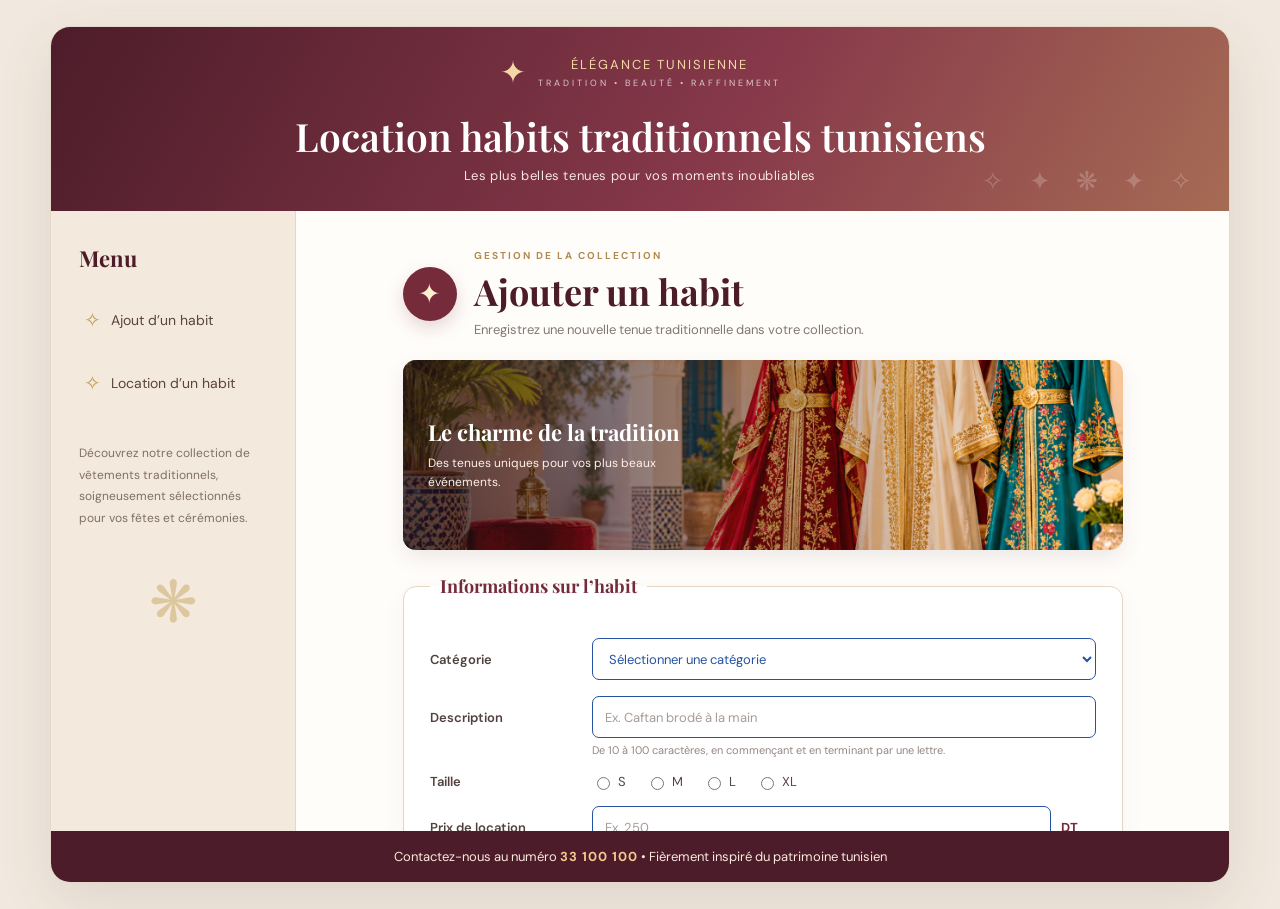
<file: index.html>
<!DOCTYPE html>
<html lang="fr">
<head>
  <meta charset="UTF-8">
  <meta name="viewport" content="width=device-width, initial-scale=1.0">
  <title>Location habits traditionnels tunisiens</title>
  <link rel="stylesheet" href="mesStyles.css">
</head>
<body class="page-accueil">
  <div class="site">
    <header class="entete">
      <div class="marque"><span class="motif">✦</span><span>Élégance tunisienne<small>Tradition • Beauté • Raffinement</small></span></div>
      <h1>Location habits traditionnels tunisiens</h1>
      <p>Les plus belles tenues pour vos moments inoubliables</p>
    </header>

    <div class="corps">
      <nav class="navigation">
        <h2>Menu</h2>
        <a href="ajout.html" target="contenu" class="lien actif"> <span>✧</span> Ajout d’un habit</a>
        <a href="location.html" target="contenu" class="lien"><span>✧</span> Location d’un habit</a>
        <div class="nav-note">Découvrez notre collection de vêtements traditionnels, soigneusement sélectionnés pour vos fêtes et cérémonies.</div>
        <div class="nav-decoration">❋</div>
      </nav>

      <section class="zone-contenu">
        <iframe name="contenu" title="Espace de formulaire" src="ajout.html"></iframe>
      </section>
    </div>

    <footer>Contactez-nous au numéro <strong>33 100 100</strong><span> • </span>Fièrement inspiré du patrimoine tunisien</footer>
  </div>
</body>
</html>
</file>
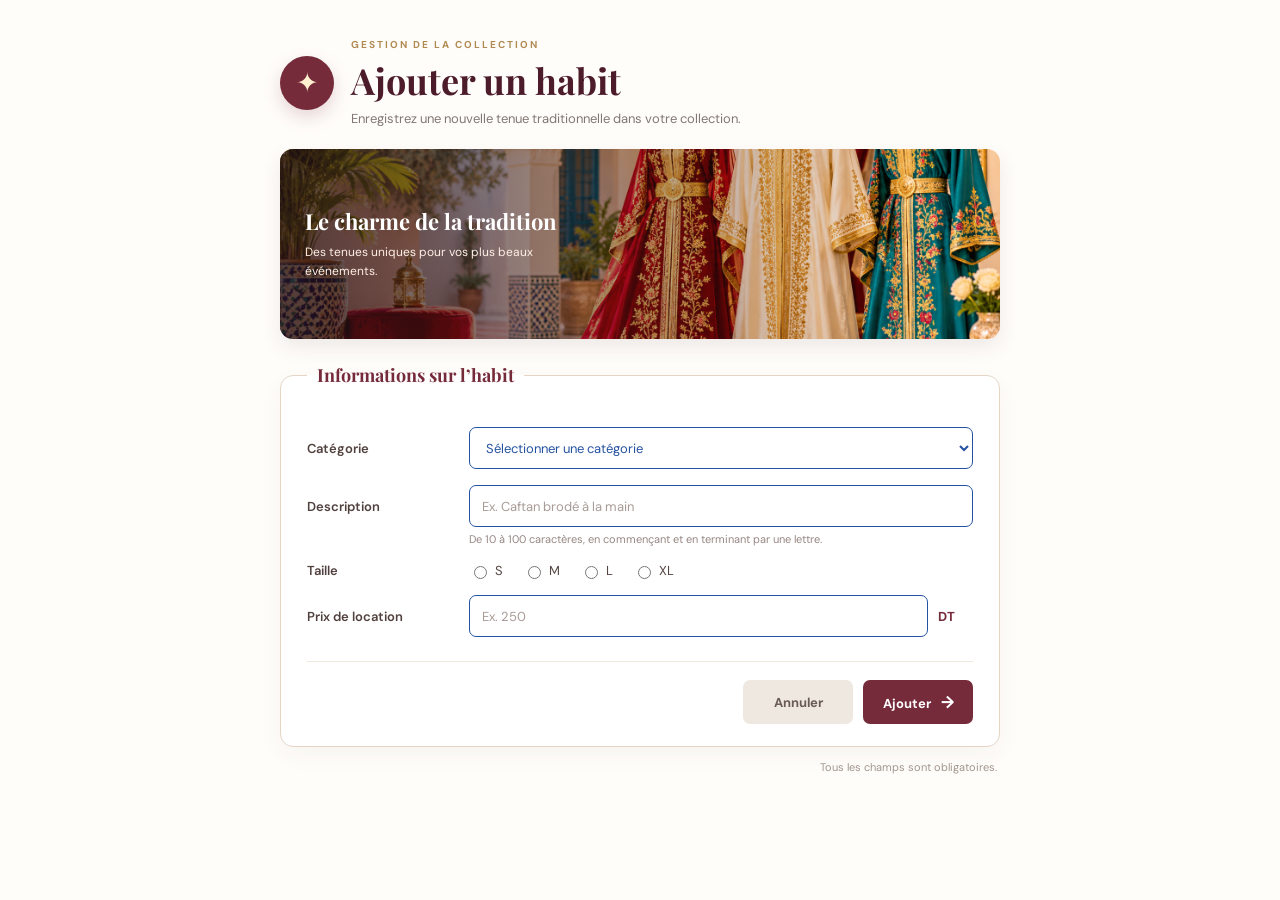
<file: ajout.html>
<!DOCTYPE html>
<html lang="fr">
<head>
  <meta charset="UTF-8">
  <meta name="viewport" content="width=device-width, initial-scale=1.0">
  <title>Ajout d’un habit</title>
  <link rel="stylesheet" href="mesStyles.css">
  <script src="controles.js" defer></script>
</head>
<body class="page-formulaire">
  <main class="conteneur-form">
    <div class="titre-page"><span class="petit-symbole">✦</span><div><p class="surtitre">GESTION DE LA COLLECTION</p><h1>Ajouter un habit</h1><p class="intro">Enregistrez une nouvelle tenue traditionnelle dans votre collection.</p></div></div>
    <div class="visuel-form"><img src="boutique-tunisienne.png" alt="Collection de caftans et habits traditionnels tunisiens"><div><strong>Le charme de la tradition</strong><span>Des tenues uniques pour vos plus beaux événements.</span></div></div>

    <form id="formAjout" onsubmit="return verif1();">
      <fieldset>
        <legend>Informations sur l’habit</legend>
        <div class="groupe">
          <label for="categorie">Catégorie</label>
          <select id="categorie" name="categorie">
            <option value="">Sélectionner une catégorie</option>
            <option value="1">Robe de soirée</option>
            <option value="2">Robe de mariée</option>
            <option value="3">Caftan</option>
            <option value="4">Costume</option>
            <option value="5">Jebba</option>
          </select>
        </div>
        <div class="groupe">
          <label for="description">Description</label>
          <input type="text" id="description" name="description" placeholder="Ex. Caftan brodé à la main">
          <small>De 10 à 100 caractères, en commençant et en terminant par une lettre.</small>
        </div>
        <div class="groupe">
          <span class="label">Taille</span>
          <div class="choix-tailles">
            <label><input type="radio" name="taille" value="S"> S</label>
            <label><input type="radio" name="taille" value="M"> M</label>
            <label><input type="radio" name="taille" value="L"> L</label>
            <label><input type="radio" name="taille" value="X"> XL</label>
          </div>
        </div>
        <div class="groupe">
          <label for="prix">Prix de location</label>
          <div class="prix-ligne"><input type="number" id="prix" name="prix" min="100" max="2000" placeholder="Ex. 250"><span>DT</span></div>
        </div>
        <div class="actions">
          <button type="reset" class="btn btn-secondaire">Annuler</button>
          <button type="submit" class="btn btn-principal">Ajouter <span>→</span></button>
        </div>
      </fieldset>
    </form>
    <p class="note-bas">Tous les champs sont obligatoires.</p>
  </main>
</body>
</html>
</file>
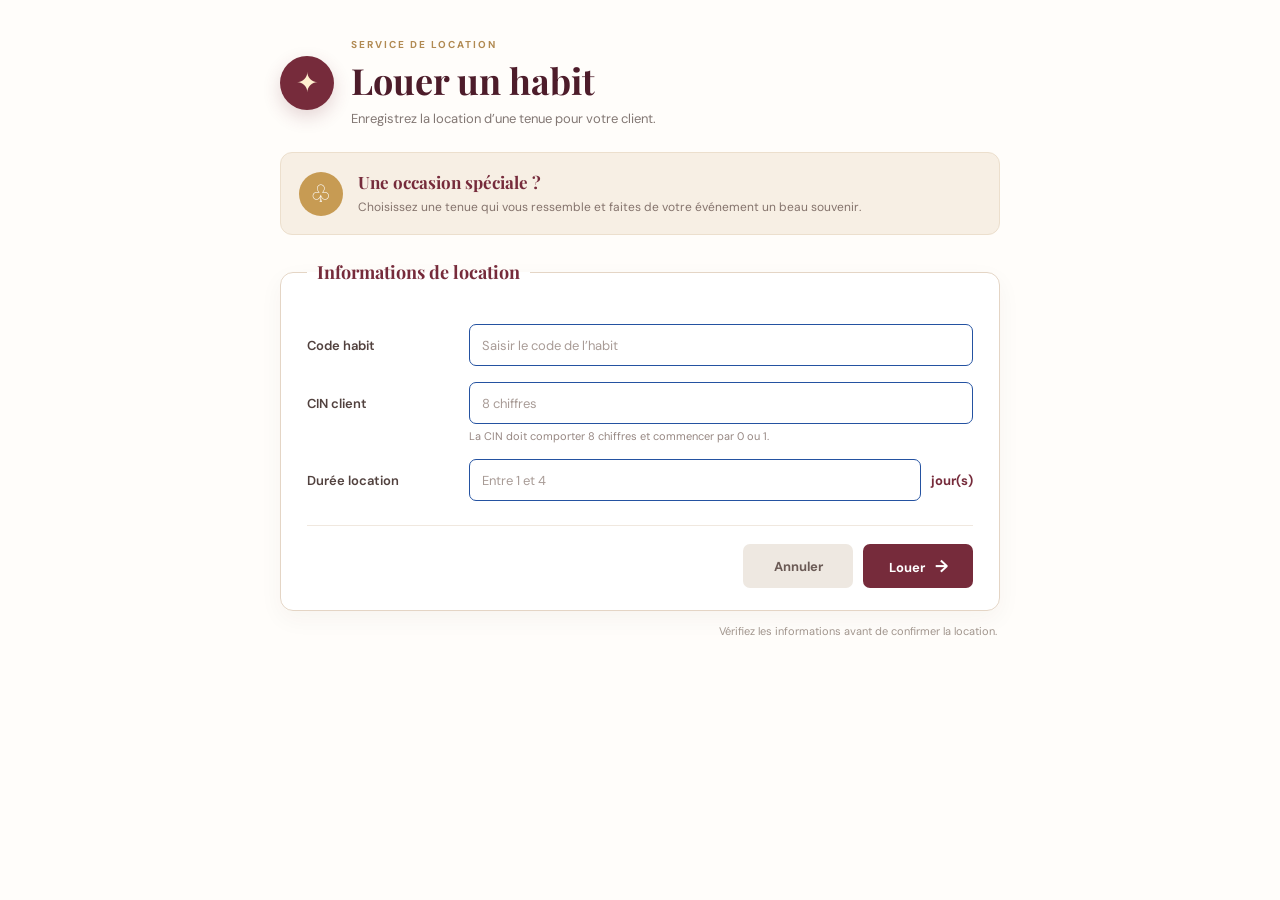
<file: location.html>
<!DOCTYPE html>
<html lang="fr">
<head>
  <meta charset="UTF-8">
  <meta name="viewport" content="width=device-width, initial-scale=1.0">
  <title>Location d’un habit</title>
  <link rel="stylesheet" href="mesStyles.css">
  <script src="controles.js" defer></script>
</head>
<body class="page-formulaire">
  <main class="conteneur-form location">
    <div class="titre-page"><span class="petit-symbole">✦</span><div><p class="surtitre">SERVICE DE LOCATION</p><h1>Louer un habit</h1><p class="intro">Enregistrez la location d’une tenue pour votre client.</p></div></div>
    <div class="bandeau-location"><span class="icone-location">♧</span><div><strong>Une occasion spéciale ?</strong><span>Choisissez une tenue qui vous ressemble et faites de votre événement un beau souvenir.</span></div></div>
    <form id="formLocation" onsubmit="return verif2();">
      <fieldset>
        <legend>Informations de location</legend>
        <div class="groupe">
          <label for="code">Code habit</label>
          <input type="number" id="code" name="code" min="1" placeholder="Saisir le code de l’habit">
        </div>
        <div class="groupe">
          <label for="cin">CIN client</label>
          <input type="text" id="cin" name="cin" maxlength="8" placeholder="8 chiffres">
          <small>La CIN doit comporter 8 chiffres et commencer par 0 ou 1.</small>
        </div>
        <div class="groupe">
          <label for="duree">Durée location</label>
          <div class="prix-ligne"><input type="number" id="duree" name="duree" min="1" max="4" placeholder="Entre 1 et 4"><span>jour(s)</span></div>
        </div>
        <div class="actions">
          <button type="reset" class="btn btn-secondaire">Annuler</button>
          <button type="submit" class="btn btn-principal">Louer <span>→</span></button>
        </div>
      </fieldset>
    </form>
    <p class="note-bas">Vérifiez les informations avant de confirmer la location.</p>
  </main>
</body>
</html>
</file>
<file: mesStyles.css>
@import url('https://fonts.googleapis.com/css2?family=DM+Sans:wght@400;500;600;700&family=Playfair+Display:wght@600;700&display=swap');

:root {
  --bordeaux: #762b3b;
  --bordeaux-fonce: #4d1c2a;
  --or: #c79b53;
  --creme: #fbf7f0;
  --texte: #332b2a;
  --gris: #827773;
}
* { box-sizing: border-box; }
body { margin: 0; color: var(--texte); font-family: 'DM Sans', Arial, sans-serif; }
.page-accueil { min-height: 100vh; padding: 26px; background: #f1e9df; }
.site { max-width: 1180px; min-height: calc(100vh - 52px); margin: auto; overflow: hidden; background: var(--creme); border: 1px solid #e5d8c8; border-radius: 20px; box-shadow: 0 18px 55px #4b30201c; animation: apparition .7s ease both; }
.entete { position: relative; padding: 25px 35px 27px; text-align: center; color: white; background: linear-gradient(120deg, #4d1c2a, #87394a 58%, #a66b54); overflow: hidden; }
.entete:after { content: "✧   ✦   ❋   ✦   ✧"; position: absolute; right: 28px; bottom: 13px; color: #ffffff35; font-size: 26px; letter-spacing: 9px; }
.marque { display: flex; justify-content: center; align-items: center; gap: 10px; color: #f3d7a6; font-size: 13px; letter-spacing: 2px; text-transform: uppercase; }
.marque small { display: block; margin-top: 4px; color: #ffffffb8; font-size: 9px; letter-spacing: 3px; }
.motif { font-size: 31px; }
.entete h1 { margin: 17px 0 5px; font-family: 'Playfair Display', Georgia, serif; font-size: clamp(25px, 4vw, 39px); font-weight: 600; }
.entete p { margin: 0; color: #f6e8df; font-size: 13px; letter-spacing: .6px; }
.corps { display: grid; grid-template-columns: 245px minmax(0, 1fr); min-height: 620px; }
.navigation { position: relative; padding: 32px 20px; background: #f3e9dc; border-right: 1px solid #e6d8c8; }
.navigation h2 { margin: 0 0 20px 8px; color: var(--bordeaux-fonce); font-family: 'Playfair Display', Georgia, serif; font-size: 22px; }
.lien { display: flex; align-items: center; gap: 10px; margin: 9px 0; padding: 14px 13px; color: #5c4240; text-decoration: none; border-radius: 9px; font-size: 14px; transition: .25s ease; }
.lien span { color: var(--or); font-size: 20px; }
.lien:hover, .lien:focus { color: white; background: var(--bordeaux); transform: translateX(4px); }
.lien:visited { color: #a52a2a; }
.lien:hover:visited { color: white; }
.nav-note { margin: 33px 8px 0; color: #806f67; font-size: 12px; line-height: 1.8; }
.nav-decoration { margin: 35px 0 0; color: #d5b985; text-align: center; font-size: 58px; opacity: .7; animation: rotation 18s linear infinite; }
.zone-contenu { min-width: 0; padding: 0; background: #fffdfa; }
.zone-contenu iframe { display: block; width: 100%; height: 100%; min-height: 620px; border: 0; }
footer { padding: 17px 20px; color: #f9eadd; background: #4d1c2a; text-align: center; font-size: 13px; }
footer strong { color: #f2cc8e; letter-spacing: 1px; }

.page-formulaire { min-height: 100vh; padding: 30px clamp(16px, 4vw, 48px); background: #fffdfa; }
.conteneur-form { max-width: 720px; margin: 0 auto; animation: apparition .65s ease both; }
.titre-page { display: flex; align-items: center; gap: 17px; margin: 8px 0 22px; }
.petit-symbole { display: grid; width: 54px; height: 54px; flex: 0 0 54px; place-items: center; color: #fff0d0; background: var(--bordeaux); border-radius: 50%; box-shadow: 0 7px 18px #762b3b30; font-size: 27px; animation: flottement 3s ease-in-out infinite; }
.surtitre { margin: 0 0 5px; color: #b18a52; font-size: 10px; font-weight: 700; letter-spacing: 2px; }
.titre-page h1 { margin: 0; color: var(--bordeaux-fonce); font-family: 'Playfair Display', Georgia, serif; font-size: clamp(27px, 4vw, 36px); }
.intro { margin: 6px 0 0; color: var(--gris); font-size: 13px; }
.visuel-form { position: relative; height: 190px; margin: 0 0 24px; overflow: hidden; border-radius: 13px; box-shadow: 0 8px 20px #45251b18; }
.visuel-form img { width: 100%; height: 100%; object-fit: cover; object-position: center 57%; transition: transform .7s ease; }
.visuel-form:hover img { transform: scale(1.045); }
.visuel-form:after { position: absolute; inset: 0; content: ""; background: linear-gradient(90deg, #241015c9, transparent 90%); }
.visuel-form div { position: absolute; z-index: 1; top: 50%; left: 25px; display: grid; gap: 7px; max-width: 260px; color: white; transform: translateY(-50%); }
.visuel-form strong { font-family: 'Playfair Display', Georgia, serif; font-size: 22px; }
.visuel-form span { color: #fff0e6; font-size: 12px; line-height: 1.6; }
fieldset { margin: 0; padding: 24px 26px 22px; border: 1px solid #e4d5c5; border-radius: 13px; background: #fff; box-shadow: 0 8px 25px #4b30200b; }
legend { padding: 0 10px; color: var(--bordeaux); font-family: 'Playfair Display', Georgia, serif; font-size: 18px; font-weight: 700; }
.groupe { display: grid; grid-template-columns: 150px minmax(0, 1fr); align-items: center; gap: 12px; margin: 16px 0; }
.groupe > label, .label { color: #51413e; font-size: 13px; font-weight: 600; }
input:not([type=radio]), select { width: 100%; min-height: 42px; padding: 10px 12px; color: #2452a1; background: #fff; border: 1px solid #2452a1; border-radius: 7px; outline: none; font: inherit; font-size: 13px; transition: box-shadow .2s, border-color .2s; }
input:focus, select:focus { border-color: var(--or); box-shadow: 0 0 0 3px #c79b5324; }
input::placeholder { color: #a89b96; }
.groupe small { grid-column: 2; margin-top: -7px; color: #968782; font-size: 11px; }
.choix-tailles { display: flex; flex-wrap: wrap; gap: 20px; }
.choix-tailles label { display: flex; align-items: center; gap: 5px; color: #554542; font-size: 13px; cursor: pointer; }
.choix-tailles input { accent-color: var(--bordeaux); }
.prix-ligne { display: flex; align-items: center; gap: 10px; }
.prix-ligne input { flex: 1; }
.prix-ligne span { min-width: 35px; color: var(--bordeaux); font-size: 13px; font-weight: 700; }
.actions { display: flex; justify-content: flex-end; gap: 10px; margin-top: 24px; padding-top: 18px; border-top: 1px solid #f0e8df; }
.btn { min-width: 110px; padding: 11px 17px; border: 0; border-radius: 7px; font: inherit; font-size: 13px; font-weight: 700; cursor: pointer; transition: transform .2s, box-shadow .2s, background .2s; }
.btn:hover { transform: translateY(-2px); box-shadow: 0 7px 15px #4b302022; }
.btn-secondaire { color: #6b5b56; background: #eee8e1; }
.btn-principal { color: white; background: var(--bordeaux); }
.btn-principal:hover { background: var(--bordeaux-fonce); }
.btn-principal span { margin-left: 7px; font-size: 17px; }
.note-bas { margin: 13px 3px; color: #a1958d; text-align: right; font-size: 11px; }
.bandeau-location { display: flex; align-items: center; gap: 15px; margin: 25px 0; padding: 18px; color: #5d4540; background: #f7efe4; border: 1px solid #ecdfcd; border-radius: 12px; }
.icone-location { display: grid; width: 44px; height: 44px; flex: 0 0 44px; place-items: center; color: #fff; background: var(--or); border-radius: 50%; font-size: 24px; }
.bandeau-location div { display: grid; gap: 5px; }
.bandeau-location strong { color: var(--bordeaux); font-family: 'Playfair Display', Georgia, serif; font-size: 17px; }
.bandeau-location span:last-child { color: #84736c; font-size: 12px; line-height: 1.5; }
.location fieldset { margin-top: 15px; }
a:visited { color: #a52a2a; }
@keyframes apparition { from { opacity: 0; transform: translateY(13px); } to { opacity: 1; transform: translateY(0); } }
@keyframes flottement { 0%,100% { transform: translateY(0); } 50% { transform: translateY(-5px); } }
@keyframes rotation { to { transform: rotate(360deg); } }
@media (max-width: 700px) {
  .page-accueil { padding: 0; }
  .site { min-height: 100vh; border: 0; border-radius: 0; }
  .corps { grid-template-columns: 1fr; }
  .navigation { padding: 18px; border-right: 0; border-bottom: 1px solid #e6d8c8; }
  .navigation h2 { margin-bottom: 8px; }
  .lien { display: inline-flex; margin: 4px 4px 4px 0; padding: 10px; }
  .nav-note, .nav-decoration { display: none; }
  .zone-contenu iframe { min-height: 720px; }
  .page-formulaire { padding: 22px 15px; }
  .groupe { grid-template-columns: 1fr; gap: 8px; }
  .groupe small { grid-column: 1; margin-top: -3px; }
  fieldset { padding: 20px 16px; }
  .visuel-form { height: 160px; }
}
@media (prefers-reduced-motion: reduce) { *, *:before, *:after { animation-duration: .01ms !important; transition-duration: .01ms !important; } }
</file>
